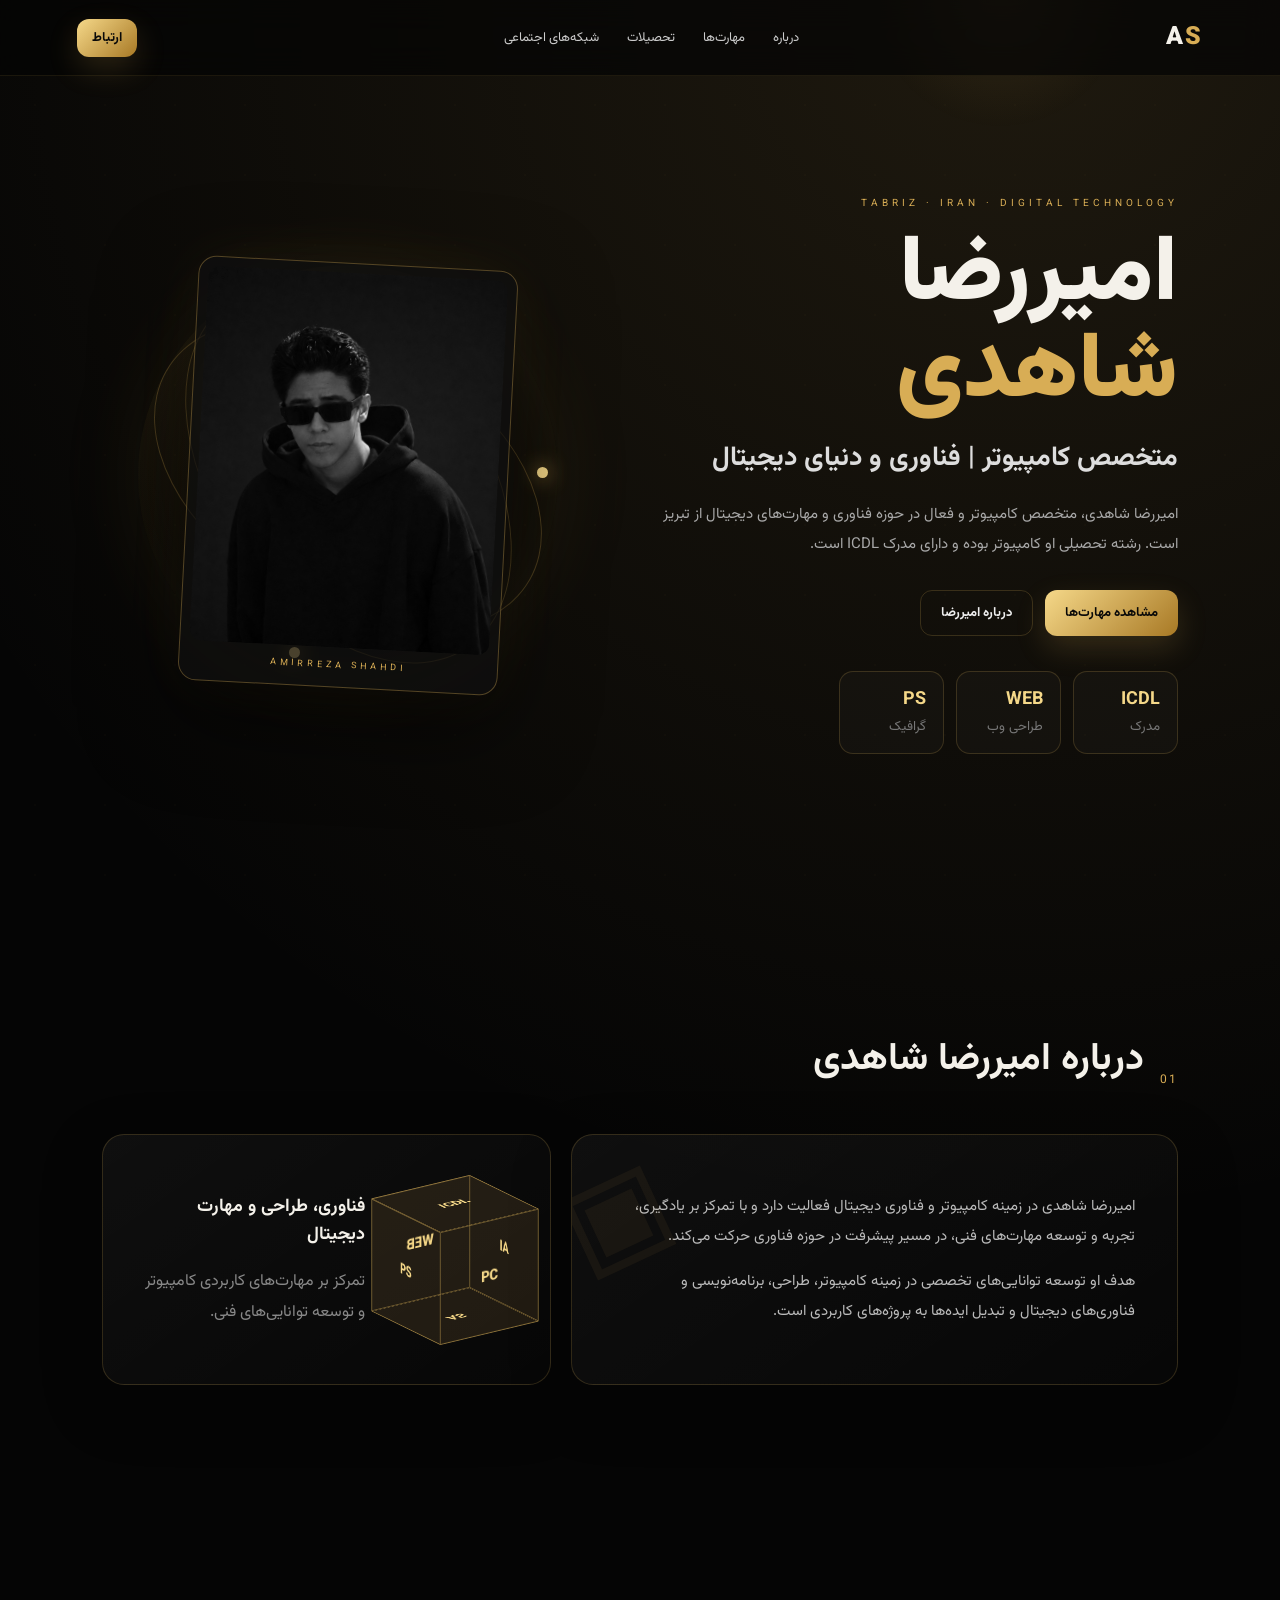
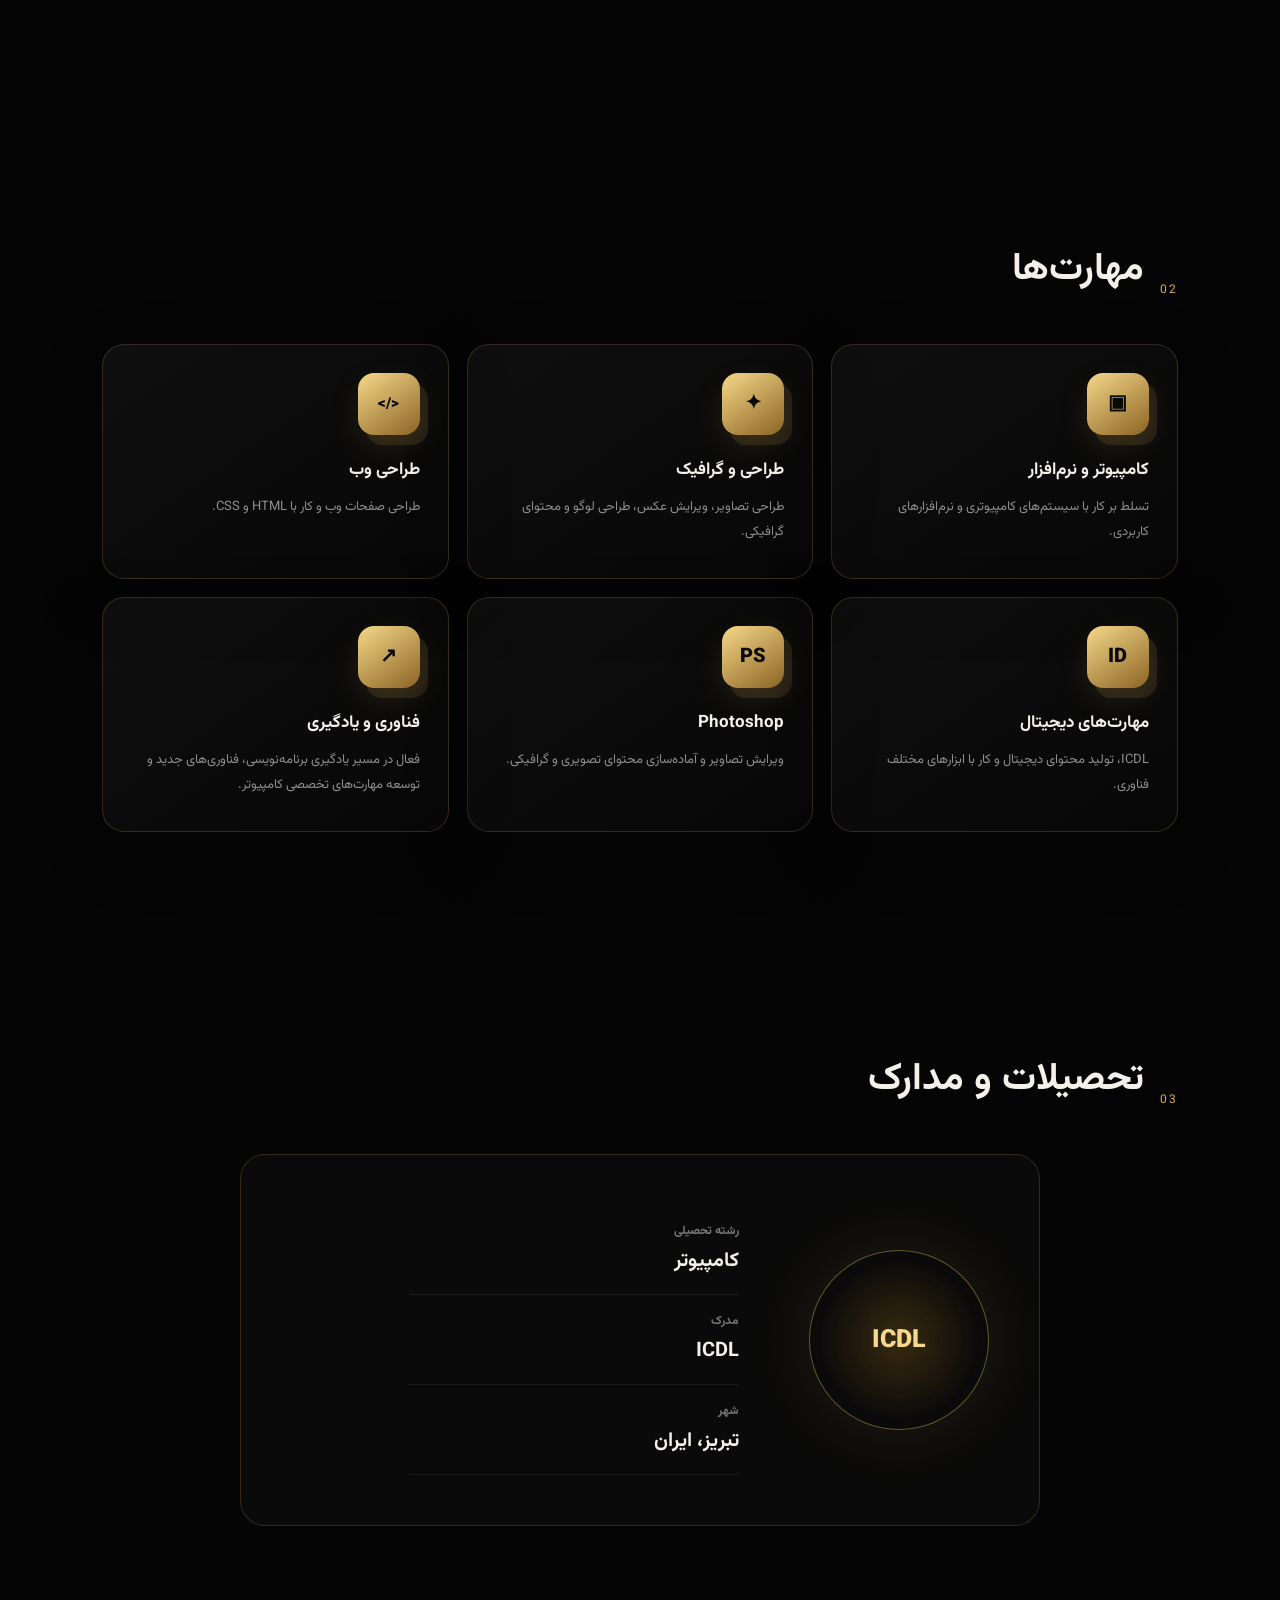
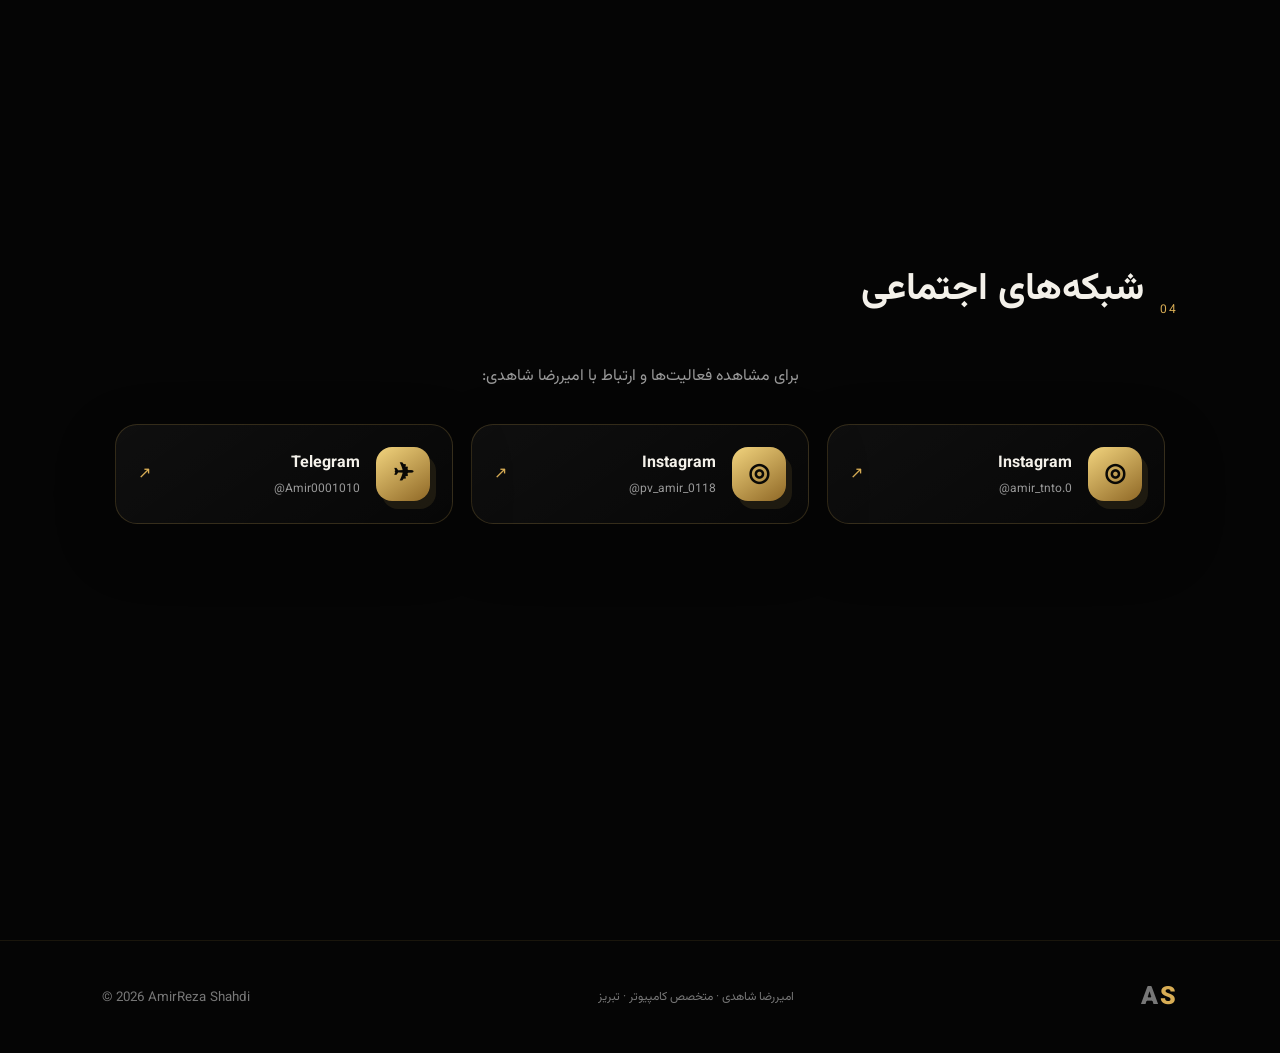
<file: index.html>
<!DOCTYPE html>
<html lang="fa" dir="rtl">
<head>
  <meta charset="UTF-8">
  <meta name="viewport" content="width=device-width, initial-scale=1.0">
  <meta name="description" content="امیررضا شاهدی، متخصص کامپیوتر از تبریز؛ مهارت‌های دیجیتال، ICDL، طراحی وب، گرافیک و فناوری.">
  <meta name="theme-color" content="#050505">
  <title>امیررضا شاهدی | متخصص کامپیوتر</title>
  <link rel="stylesheet" href="style.css">
</head>
<body>

  <div class="cursor-glow"></div>
  <div class="particles"></div>

  <header class="nav">
    <a class="brand" href="#home">A<span>S</span></a>
    <nav>
      <a href="#about">درباره</a>
      <a href="#skills">مهارت‌ها</a>
      <a href="#education">تحصیلات</a>
      <a href="#social">شبکه‌های اجتماعی</a>
    </nav>
    <a class="gold-btn small" href="#social">ارتباط</a>
  </header>

  <main>
    <section id="home" class="hero section">
      <div class="hero-copy reveal">
        <div class="eyebrow">TABRIZ · IRAN · DIGITAL TECHNOLOGY</div>
        <h1>امیررضا <span>شاهدی</span></h1>
        <h2>متخصص کامپیوتر | فناوری و دنیای دیجیتال</h2>
        <p>
          امیررضا شاهدی، متخصص کامپیوتر و فعال در حوزه فناوری و مهارت‌های دیجیتال از تبریز است.
          رشته تحصیلی او کامپیوتر بوده و دارای مدرک ICDL است.
        </p>
        <div class="hero-actions">
          <a class="gold-btn" href="#skills">مشاهده مهارت‌ها</a>
          <a class="ghost-btn" href="#about">درباره امیررضا</a>
        </div>
        <div class="stats">
          <div><strong>ICDL</strong><small>مدرک</small></div>
          <div><strong>WEB</strong><small>طراحی وب</small></div>
          <div><strong>PS</strong><small>گرافیک</small></div>
        </div>
      </div>

      <div class="hero-visual reveal">
        <div class="orb orb-main">
          <div class="orb-ring ring1"></div>
          <div class="orb-ring ring2"></div>
          <div class="orb-core">AS</div>
          <div class="orbit-dot dot1"></div>
          <div class="orbit-dot dot2"></div>
          <div class="orbit-dot dot3"></div>
        </div>
        <div class="photo-card">
        <img src="profile.png" alt="امیررضا شاهدی">
 <div class="photo-label">AMIRREZA SHAHDI</div>
        </div>
      </div>
  
    </section>
    
    <section id="about" class="section about">
      <div class="section-heading reveal">
        <span>01</span>
        <h2>درباره امیررضا شاهدی</h2>
      </div>
      <div class="about-grid">
        <div class="glass-card about-text reveal">
          <div class="mini-3d"><span>◈</span></div>
          <p>
            امیررضا شاهدی در زمینه کامپیوتر و فناوری دیجیتال فعالیت دارد و با تمرکز بر
            یادگیری، تجربه و توسعه مهارت‌های فنی، در مسیر پیشرفت در حوزه فناوری حرکت می‌کند.
          </p>
          <p>
            هدف او توسعه توانایی‌های تخصصی در زمینه کامپیوتر، طراحی، برنامه‌نویسی و فناوری‌های
            دیجیتال و تبدیل ایده‌ها به پروژه‌های کاربردی است.
          </p>
        </div>
        <div class="glass-card fact-card reveal">
          <div class="cube">
            <div class="face front">PC</div><div class="face back">WEB</div>
            <div class="face right">AI</div><div class="face left">PS</div>
            <div class="face top">ICDL</div><div class="face bottom">AS</div>
          </div>
          <div>
            <h3>فناوری، طراحی و مهارت دیجیتال</h3>
            <p>تمرکز بر مهارت‌های کاربردی کامپیوتر و توسعه توانایی‌های فنی.</p>
          </div>
        </div>
      </div>
    </section>

    <section id="skills" class="section">
      <div class="section-heading reveal">
        <span>02</span>
        <h2>مهارت‌ها</h2>
      </div>
      <div class="skills-grid">
        <article class="skill-card reveal"><div class="icon3d monitor">▣</div><h3>کامپیوتر و نرم‌افزار</h3><p>تسلط بر کار با سیستم‌های کامپیوتری و نرم‌افزارهای کاربردی.</p></article>
        <article class="skill-card reveal"><div class="icon3d">✦</div><h3>طراحی و گرافیک</h3><p>طراحی تصاویر، ویرایش عکس، طراحی لوگو و محتوای گرافیکی.</p></article>
        <article class="skill-card reveal"><div class="icon3d code">&lt;/&gt;</div><h3>طراحی وب</h3><p>طراحی صفحات وب و کار با HTML و CSS.</p></article>
        <article class="skill-card reveal"><div class="icon3d">ID</div><h3>مهارت‌های دیجیتال</h3><p>ICDL، تولید محتوای دیجیتال و کار با ابزارهای مختلف فناوری.</p></article>
        <article class="skill-card reveal"><div class="icon3d">PS</div><h3>Photoshop</h3><p>ویرایش تصاویر و آماده‌سازی محتوای تصویری و گرافیکی.</p></article>
        <article class="skill-card reveal"><div class="icon3d rocket">↗</div><h3>فناوری و یادگیری</h3><p>فعال در مسیر یادگیری برنامه‌نویسی، فناوری‌های جدید و توسعه مهارت‌های تخصصی کامپیوتر.</p></article>
      </div>
    </section>

    <section id="education" class="section education">
      <div class="section-heading reveal">
        <span>03</span>
        <h2>تحصیلات و مدارک</h2>
      </div>
      <div class="edu-wrap reveal">
        <div class="edu-orb"><span>ICDL</span></div>
        <div>
          <div class="edu-item"><b>رشته تحصیلی</b><strong>کامپیوتر</strong></div>
          <div class="edu-item"><b>مدرک</b><strong>ICDL</strong></div>
          <div class="edu-item"><b>شهر</b><strong>تبریز، ایران</strong></div>
        </div>
      </div>
    </section>

    <section id="social" class="section social">
      <div class="section-heading reveal">
        <span>04</span>
        <h2>شبکه‌های اجتماعی</h2>
      </div>
      <p class="social-intro reveal">برای مشاهده فعالیت‌ها و ارتباط با امیررضا شاهدی:</p>
      <div class="social-grid">
        <a class="social-card reveal" href="https://instagram.com/amir_tnto.0" target="_blank" rel="noopener">
          <div class="social-icon">◎</div><div><b>Instagram</b><span>@amir_tnto.0</span></div><i>↗</i>
        </a>
        <a class="social-card reveal" href="https://instagram.com/pv_amir_0118" target="_blank" rel="noopener">
          <div class="social-icon">◎</div><div><b>Instagram</b><span>@pv_amir_0118</span></div><i>↗</i>
        </a>
        <a class="social-card reveal" href="https://t.me/Amir0001010" target="_blank" rel="noopener">
          <div class="social-icon">✈</div><div><b>Telegram</b><span>@Amir0001010</span></div><i>↗</i>
        </a>
      </div>
    </section>
  </main>

  <footer>
    <div class="brand">A<span>S</span></div>
    <p>امیررضا شاهدی · متخصص کامپیوتر · تبریز</p>
    <small>© <span id="year"></span> AmirReza Shahdi</small>
  </footer>

  <script src="script.js"></script>

</body>
</html>
</file>
<file: style.css>
@import url('https://fonts.googleapis.com/css2?family=Vazirmatn:wght@400;500;600;700;800;900&display=swap');
:root{--bg:#050505;--panel:#0d0d0d;--gold:#d8ad55;--gold2:#f5d889;--muted:#a8a8a8;--line:rgba(216,173,85,.2)}
*{box-sizing:border-box}html{scroll-behavior:smooth}body{margin:0;background:radial-gradient(circle at 80% 0%,rgba(216,173,85,.12),transparent 28%),#050505;color:#f4f1ea;font-family:Vazirmatn,Arial,sans-serif;overflow-x:hidden}a{color:inherit;text-decoration:none}.nav{position:fixed;z-index:20;top:0;left:0;right:0;height:76px;display:flex;align-items:center;justify-content:space-between;padding:0 6%;background:rgba(5,5,5,.72);backdrop-filter:blur(16px);border-bottom:1px solid rgba(216,173,85,.1)}.brand{font-size:25px;font-weight:900;letter-spacing:2px}.brand span,h1 span{color:var(--gold)}nav{display:flex;gap:28px}nav a{font-size:13px;color:#ccc;transition:.25s}nav a:hover{color:var(--gold)}.gold-btn,.ghost-btn{display:inline-flex;align-items:center;justify-content:center;padding:12px 20px;border-radius:12px;font-weight:700;font-size:13px;transition:.25s}.gold-btn{background:linear-gradient(135deg,var(--gold2),#a87925);color:#080808;box-shadow:0 12px 30px rgba(216,173,85,.18)}.gold-btn:hover{transform:translateY(-3px);box-shadow:0 16px 36px rgba(216,173,85,.3)}.ghost-btn{border:1px solid var(--line);color:#eee}.ghost-btn:hover{border-color:var(--gold);color:var(--gold)}.small{padding:9px 15px}.section{min-height:90vh;padding:130px 8% 80px;position:relative}.hero{min-height:100vh;display:grid;grid-template-columns:1.05fr .95fr;align-items:center;gap:40px;padding-top:130px}.eyebrow{font-size:10px;letter-spacing:4px;color:var(--gold);margin-bottom:18px}.hero h1{font-size:clamp(48px,8vw,92px);line-height:1.05;margin:0 0 15px;font-weight:900}.hero h2{font-size:clamp(18px,2.3vw,27px);margin:0 0 20px;color:#ddd}.hero p{max-width:650px;line-height:2;color:var(--muted);font-size:15px}.hero-actions{display:flex;gap:12px;margin-top:30px;flex-wrap:wrap}.stats{display:flex;gap:12px;margin-top:35px}.stats div{min-width:105px;padding:14px 17px;border:1px solid var(--line);border-radius:14px;background:rgba(255,255,255,.025)}.stats strong{display:block;color:var(--gold2);font-size:18px}.stats small{color:#777}.hero-visual{min-height:560px;position:relative;display:flex;align-items:center;justify-content:center}.photo-card{position:absolute;z-index:3;width:min(320px,65vw);padding:9px;border:1px solid rgba(216,173,85,.35);background:rgba(15,15,15,.75);box-shadow:0 30px 90px rgba(0,0,0,.65),0 0 60px rgba(216,173,85,.08);transform:rotate(3deg);border-radius:18px;overflow:hidden}.photo-card img{display:block;width:100%;border-radius:12px;filter:grayscale(1) contrast(1.05)}.photo-label{padding:11px 5px 5px;text-align:center;font-size:9px;letter-spacing:4px;color:var(--gold)}.orb{width:420px;height:420px;border-radius:50%;position:absolute;background:radial-gradient(circle at 38% 35%,rgba(245,216,137,.35),rgba(216,173,85,.06) 30%,transparent 60%);box-shadow:inset 0 0 70px rgba(216,173,85,.08),0 0 90px rgba(216,173,85,.08);animation:float 6s ease-in-out infinite}.orb-core{position:absolute;inset:0;display:grid;place-items:center;font-size:50px;font-weight:900;color:rgba(245,216,137,.5);text-shadow:0 0 30px rgba(216,173,85,.5)}.orb-ring{position:absolute;border:1px solid rgba(216,173,85,.28);border-radius:50%;inset:18% 0;transform:rotate(30deg)}.ring2{inset:0 18%;transform:rotate(-35deg)}.orbit-dot{position:absolute;width:11px;height:11px;border-radius:50%;background:var(--gold2);box-shadow:0 0 20px var(--gold);top:7%;left:48%}.dot2{top:48%;left:95%}.dot3{top:91%;left:36%}@keyframes float{50%{transform:translateY(-14px) rotate(3deg)}}.section-heading{display:flex;align-items:end;gap:16px;margin-bottom:45px}.section-heading span{font-size:12px;color:var(--gold);letter-spacing:2px}.section-heading h2{font-size:38px;margin:0}.about-grid{display:grid;grid-template-columns:1.15fr .85fr;gap:20px}.glass-card,.skill-card,.social-card{border:1px solid var(--line);background:linear-gradient(145deg,rgba(255,255,255,.045),rgba(255,255,255,.012));box-shadow:0 20px 60px rgba(0,0,0,.25);border-radius:22px}.about-text{padding:42px;position:relative;overflow:hidden}.about-text p{color:#bbb;line-height:2;font-size:15px}.mini-3d{position:absolute;left:-15px;top:-35px;font-size:160px;color:rgba(216,173,85,.06);transform:rotate(20deg)}.fact-card{display:flex;align-items:center;gap:30px;padding:35px}.fact-card h3{font-size:18px}.fact-card p{color:#888;line-height:1.9}.cube{width:120px;height:120px;position:relative;transform-style:preserve-3d;transform:rotateX(-20deg) rotateY(35deg);animation:cuberun 9s linear infinite;flex:none}.face{position:absolute;width:120px;height:120px;border:1px solid rgba(216,173,85,.45);background:rgba(216,173,85,.06);display:grid;place-items:center;color:var(--gold2);font-weight:800}.front{transform:translateZ(60px)}.back{transform:rotateY(180deg) translateZ(60px)}.right{transform:rotateY(90deg) translateZ(60px)}.left{transform:rotateY(-90deg) translateZ(60px)}.top{transform:rotateX(90deg) translateZ(60px)}.bottom{transform:rotateX(-90deg) translateZ(60px)}@keyframes cuberun{to{transform:rotateX(340deg) rotateY(395deg)}}.skills-grid{display:grid;grid-template-columns:repeat(3,1fr);gap:18px}.skill-card{padding:28px;min-height:235px;transition:.3s;transform-style:preserve-3d}.skill-card:hover,.social-card:hover{transform:translateY(-8px) rotateX(2deg);border-color:rgba(216,173,85,.55);box-shadow:0 25px 60px rgba(0,0,0,.4),0 0 35px rgba(216,173,85,.08)}.icon3d{width:62px;height:62px;border-radius:16px;display:grid;place-items:center;font-weight:900;font-size:20px;color:#0a0906;background:linear-gradient(145deg,var(--gold2),#8c6424);box-shadow:8px 10px 0 rgba(216,173,85,.12),0 12px 30px rgba(216,173,85,.12);margin-bottom:22px}.icon3d.code{font-size:15px}.skill-card h3{margin:0 0 12px;font-size:17px}.skill-card p{margin:0;color:#8e8e8e;line-height:1.9;font-size:13px}.edu-wrap{display:flex;align-items:center;gap:70px;max-width:800px;margin:auto;padding:50px;border:1px solid var(--line);border-radius:25px;background:rgba(255,255,255,.025)}.edu-orb{width:180px;height:180px;border-radius:50%;display:grid;place-items:center;border:1px solid rgba(216,173,85,.45);background:radial-gradient(circle,#392b10,transparent 65%);box-shadow:0 0 70px rgba(216,173,85,.12);color:var(--gold2);font-weight:900;font-size:25px}.edu-item{padding:17px 0;border-bottom:1px solid rgba(255,255,255,.06);min-width:330px}.edu-item b{display:block;color:#777;font-size:12px;margin-bottom:5px}.edu-item strong{font-size:20px}.social-intro{text-align:center;color:#999}.social-grid{display:grid;grid-template-columns:repeat(3,1fr);gap:18px;max-width:1050px;margin:35px auto}.social-card{display:flex;align-items:center;gap:16px;padding:22px;transition:.3s}.social-icon{width:54px;height:54px;border-radius:16px;background:linear-gradient(145deg,#f2d47e,#8f6826);color:#0a0906;display:grid;place-items:center;font-size:25px;font-weight:900;box-shadow:6px 8px 0 rgba(216,173,85,.1)}.social-card b,.social-card span{display:block}.social-card span{color:#999;font-size:12px;margin-top:4px;direction:ltr;text-align:right}.social-card i{margin-right:auto;color:var(--gold);font-style:normal}footer{padding:35px 8%;border-top:1px solid rgba(216,173,85,.1);display:flex;align-items:center;justify-content:space-between;color:#777}footer p{font-size:12px}footer small{direction:ltr}.cursor-glow{position:fixed;z-index:1;width:280px;height:280px;border-radius:50%;background:radial-gradient(circle,rgba(216,173,85,.09),transparent 65%);pointer-events:none;transform:translate(-50%,-50%)}.particles{position:fixed;inset:0;pointer-events:none;background-image:radial-gradient(rgba(216,173,85,.18) 1px,transparent 1px);background-size:70px 70px;opacity:.12}.reveal{opacity:1;transform:translateY(25px);transition:opacity .7s ease,transform .7s ease}.reveal.show{opacity:1;transform:none}
@media(max-width:900px){nav{display:none}.hero{grid-template-columns:1fr}.hero-copy{text-align:center}.hero p{margin:auto}.hero-actions,.stats{justify-content:center}.hero-visual{min-height:500px}.skills-grid,.social-grid{grid-template-columns:1fr 1fr}.about-grid{grid-template-columns:1fr}.section{padding-left:5%;padding-right:5%}.section-heading h2{font-size:30px}}
@media(max-width:600px){.nav{padding:0 5%}.nav .small{display:none}.hero{padding-top:115px}.hero h1{font-size:49px}.hero-visual{min-height:420px}.orb{width:300px;height:300px}.photo-card{width:235px}.skills-grid,.social-grid{grid-template-columns:1fr}.edu-wrap{flex-direction:column;gap:35px;padding:30px}.edu-item{min-width:0;width:100%}footer{flex-direction:column;gap:12px;text-align:center}}
</file>
